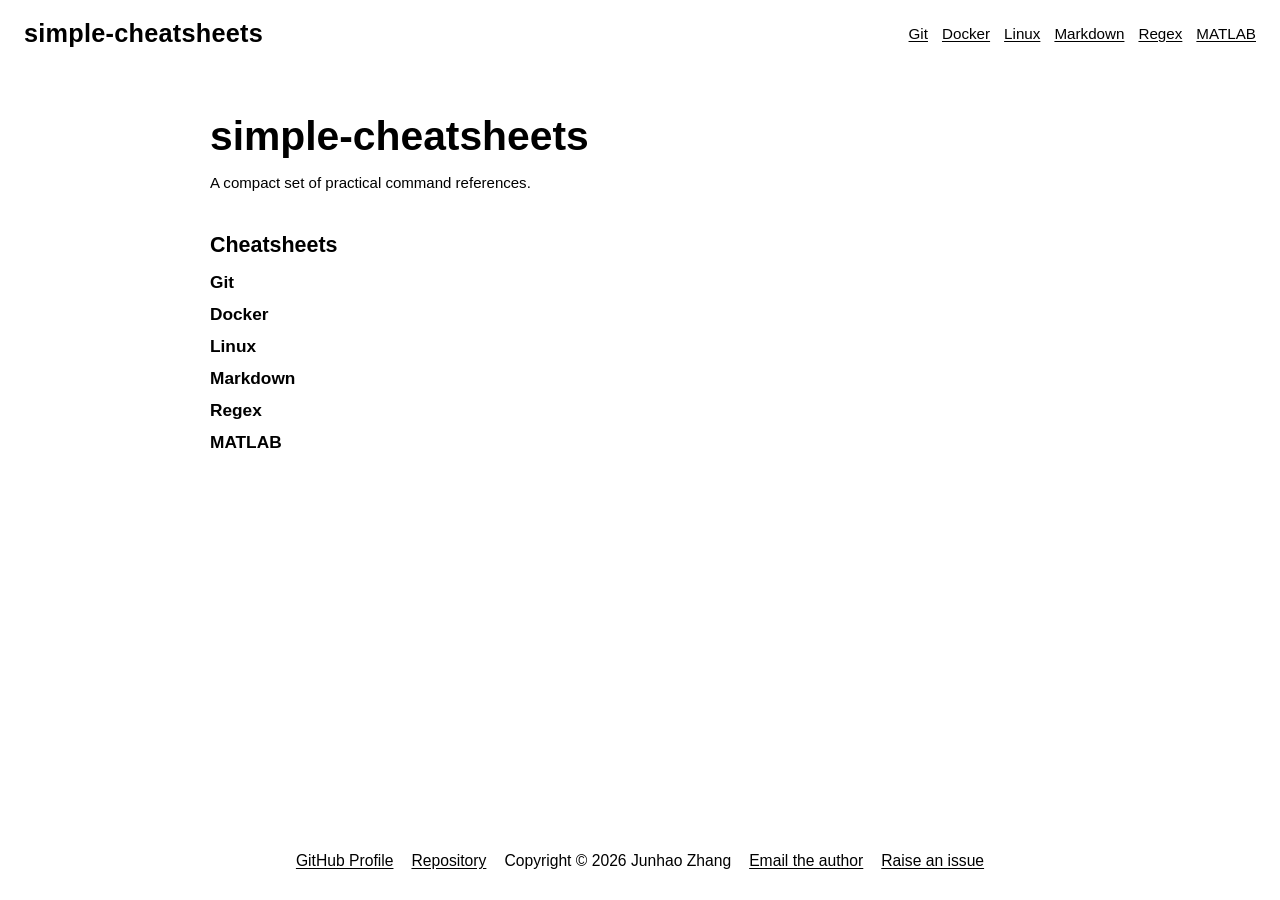
<file: index.html>
<!DOCTYPE html>
<html lang="zh-CN">
<head>
  <meta charset="UTF-8">
  <meta name="viewport" content="width=device-width, initial-scale=1.0">
  <title>Simple Cheatsheets</title>
  <link rel="icon" type="image/svg+xml" href="favicon.svg">
  <link rel="stylesheet" href="styles.css">
</head>
<body class="home-page" data-root="./">
  <header class="topbar">
    <a class="brand" href="./">simple-cheatsheets</a>
    <nav id="home-top-nav" aria-label="Global navigation"></nav>
  </header>

  <main class="home-content">
    <section class="home-hero" id="homepage">
      <h1>simple-cheatsheets</h1>
      <p>A compact set of practical command references.</p>
    </section>

    <section class="home-section" aria-labelledby="home-nav-title">
      <h2 id="home-nav-title">Cheatsheets</h2>
      <nav id="home-topic-nav" class="topic-list" aria-label="Homepage cheatsheet navigation"></nav>
    </section>
  </main>

  <footer id="home-footer" class="footer footer-home"></footer>

  <script src="scripts/modules.js?v=20260421e"></script>
  <script src="data/common.js?v=20260421e"></script>
  <script src="scripts/cheatsheet-renderers.js?v=20260421e"></script>
  <script src="scripts/runtime-validation.js?v=20260421e"></script>
  <script src="scripts/release-info.js?v=20260421e"></script>
  <script src="scripts/home-renderer.js?v=20260421e"></script>
</body>
</html>
</file>
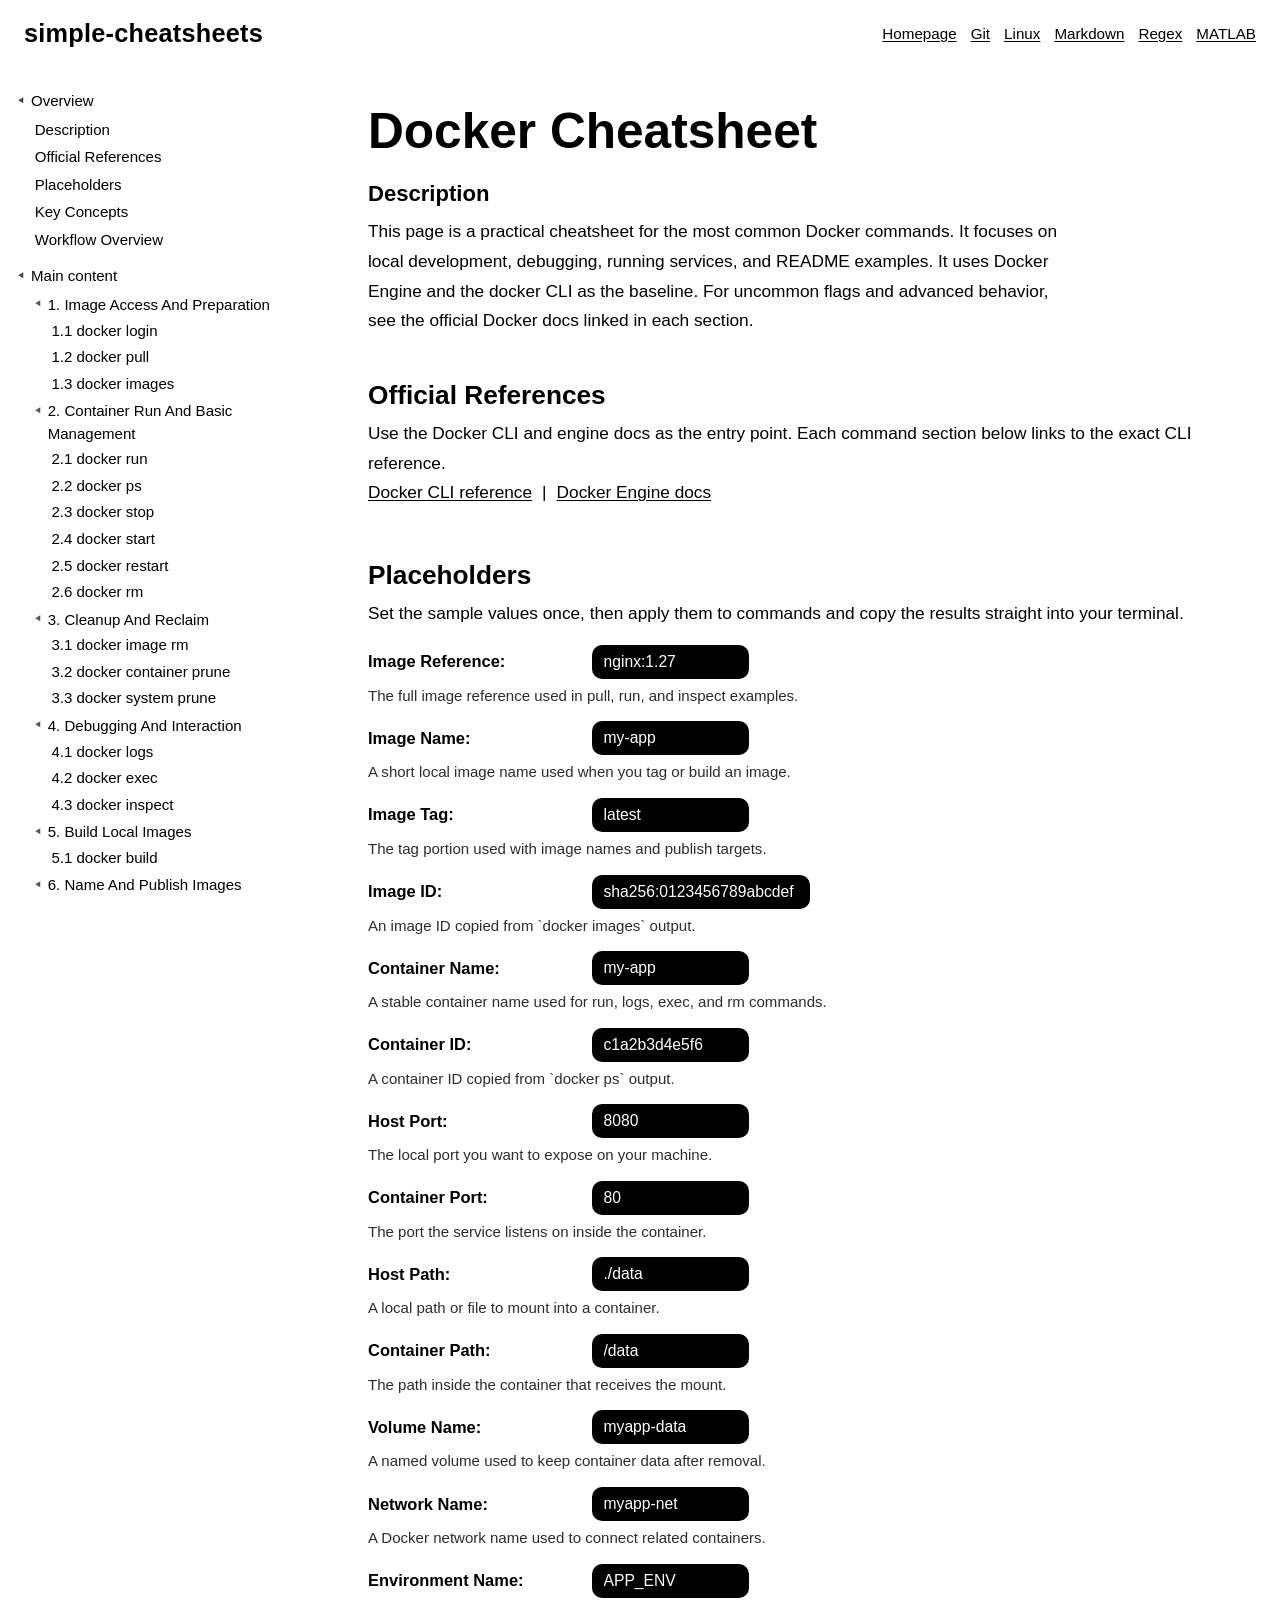
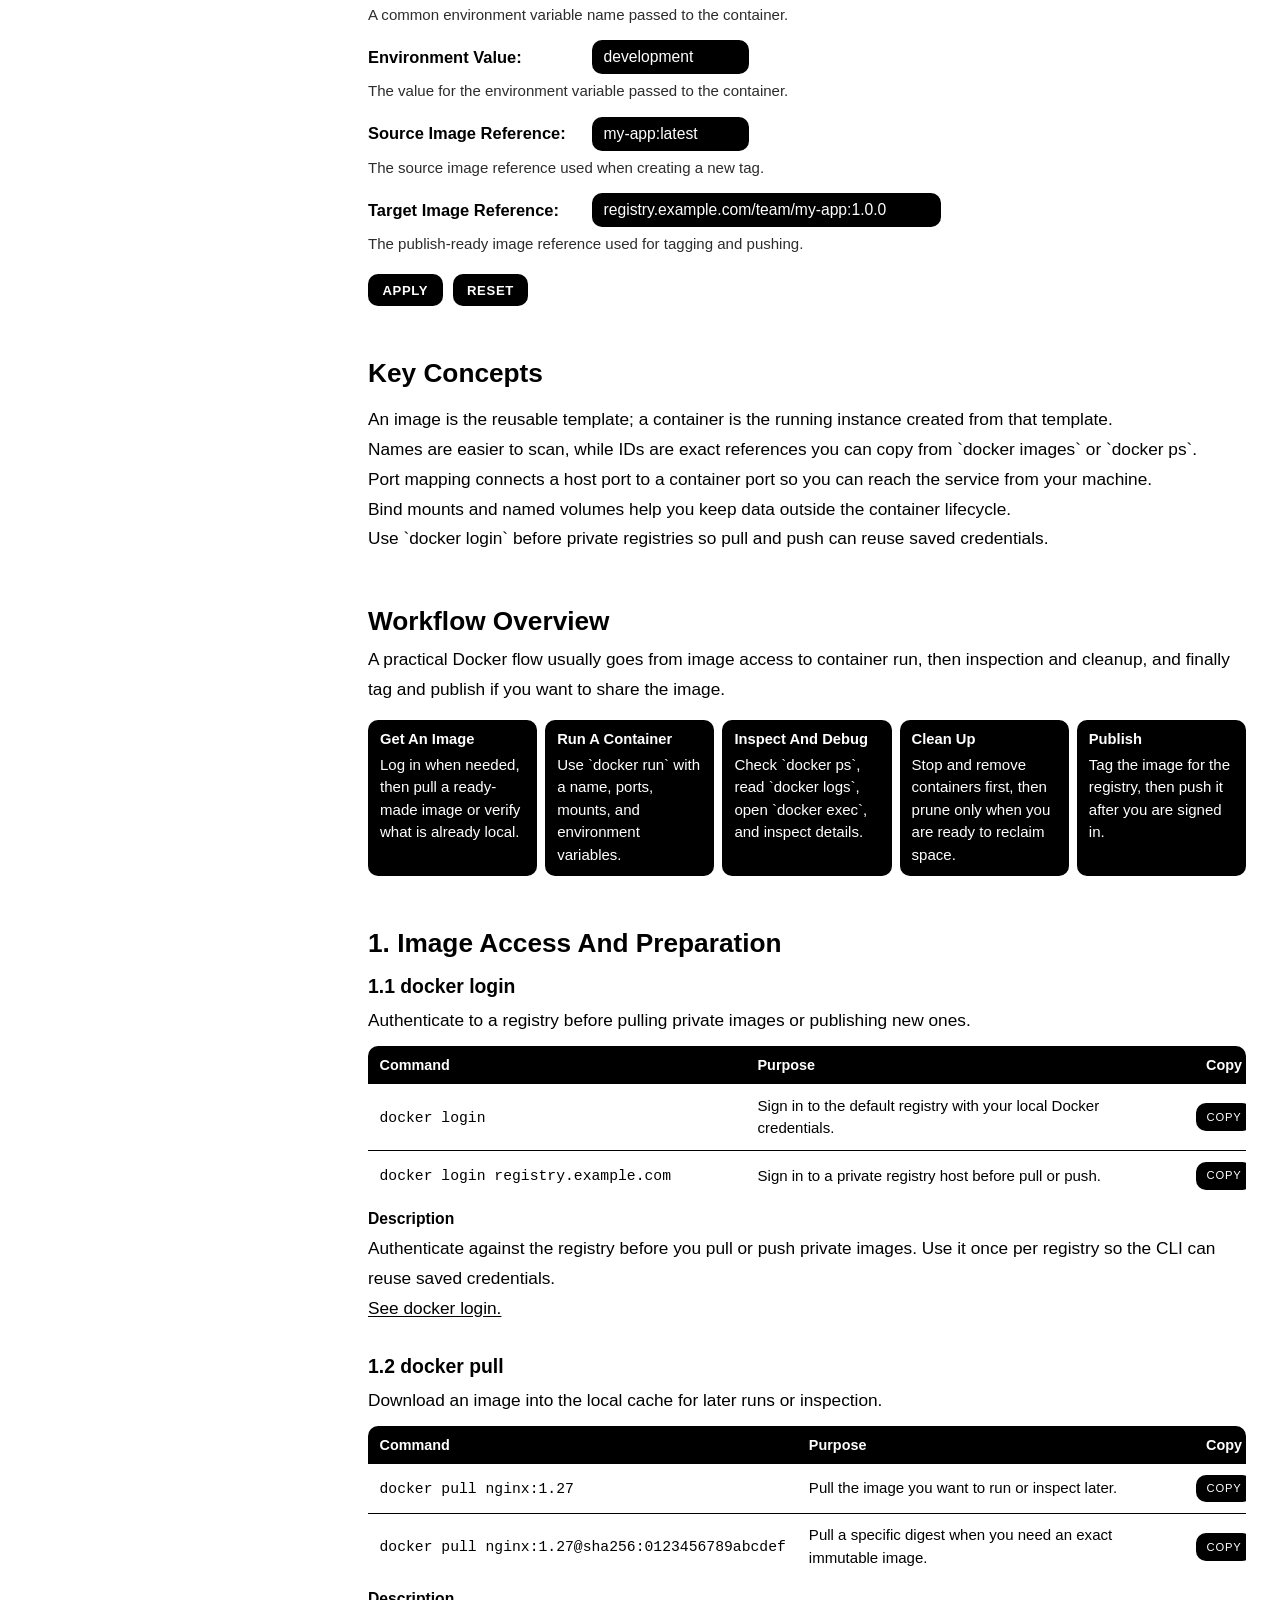
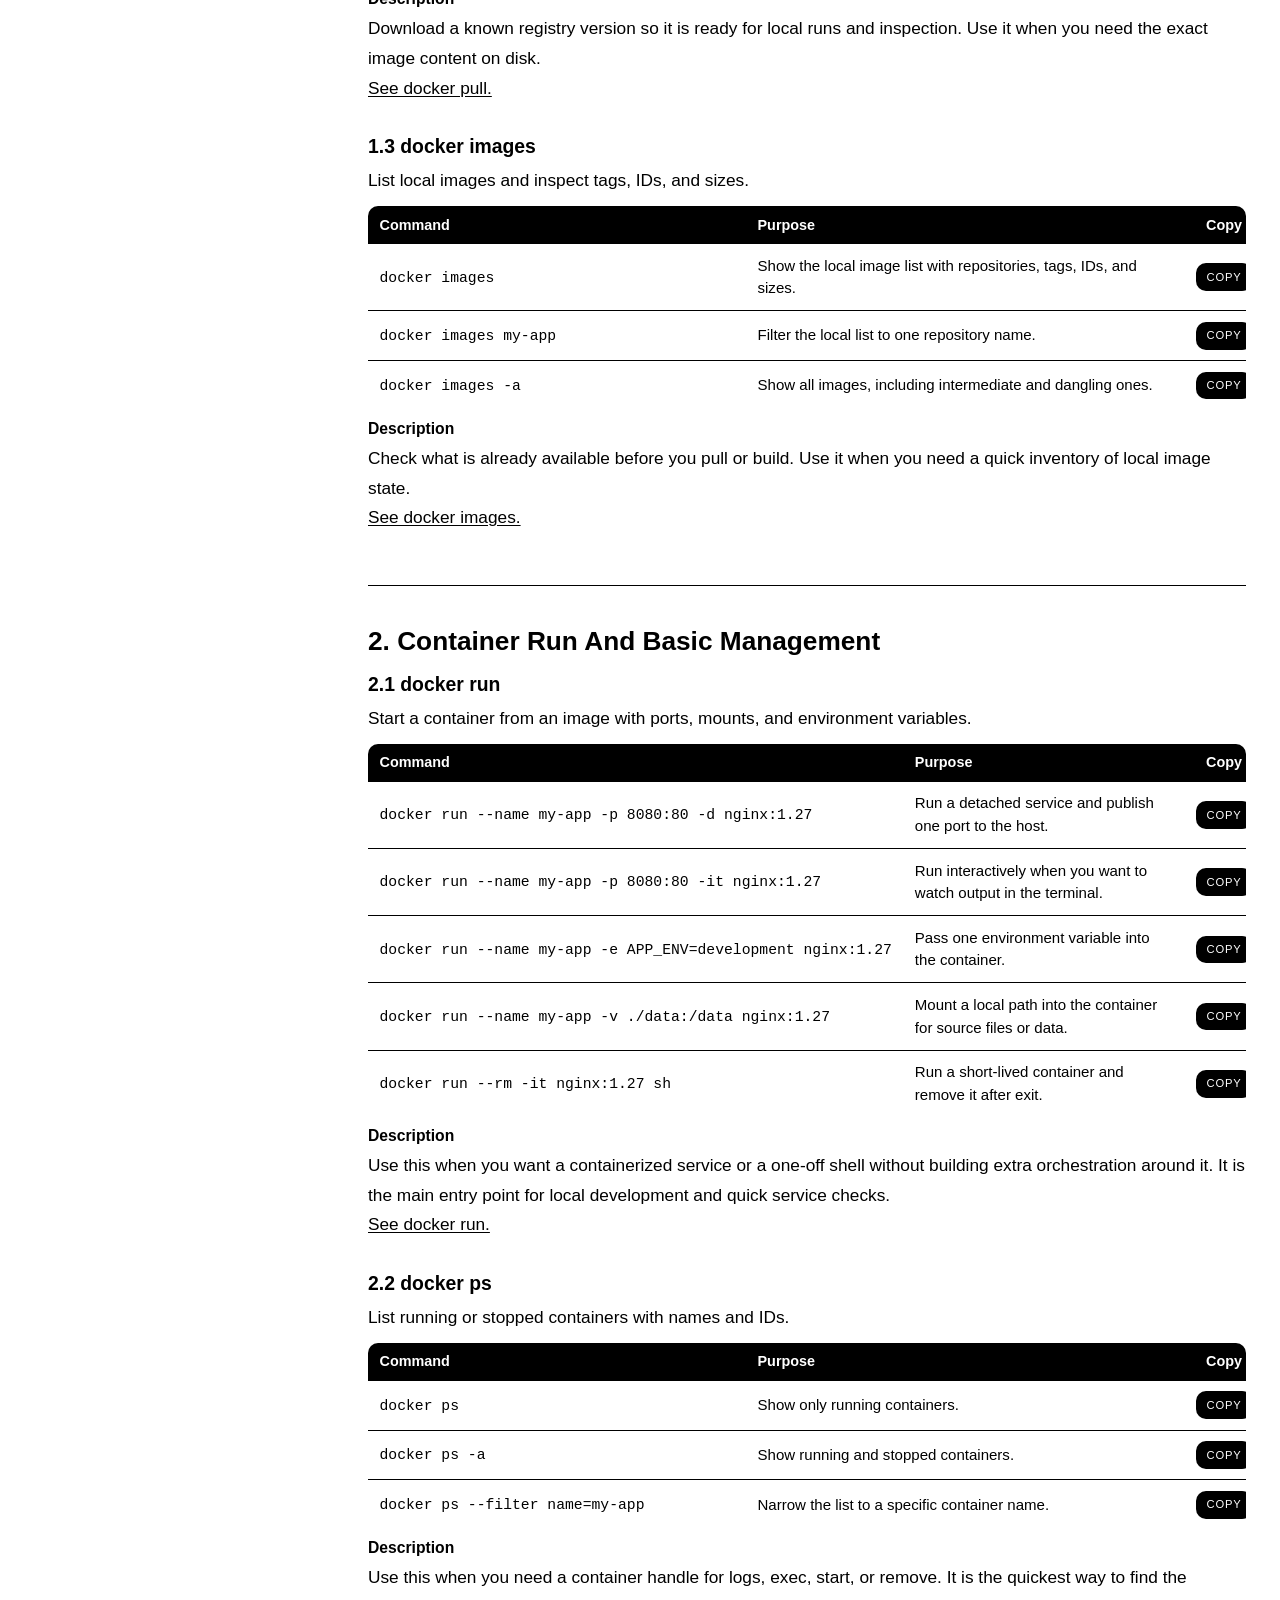
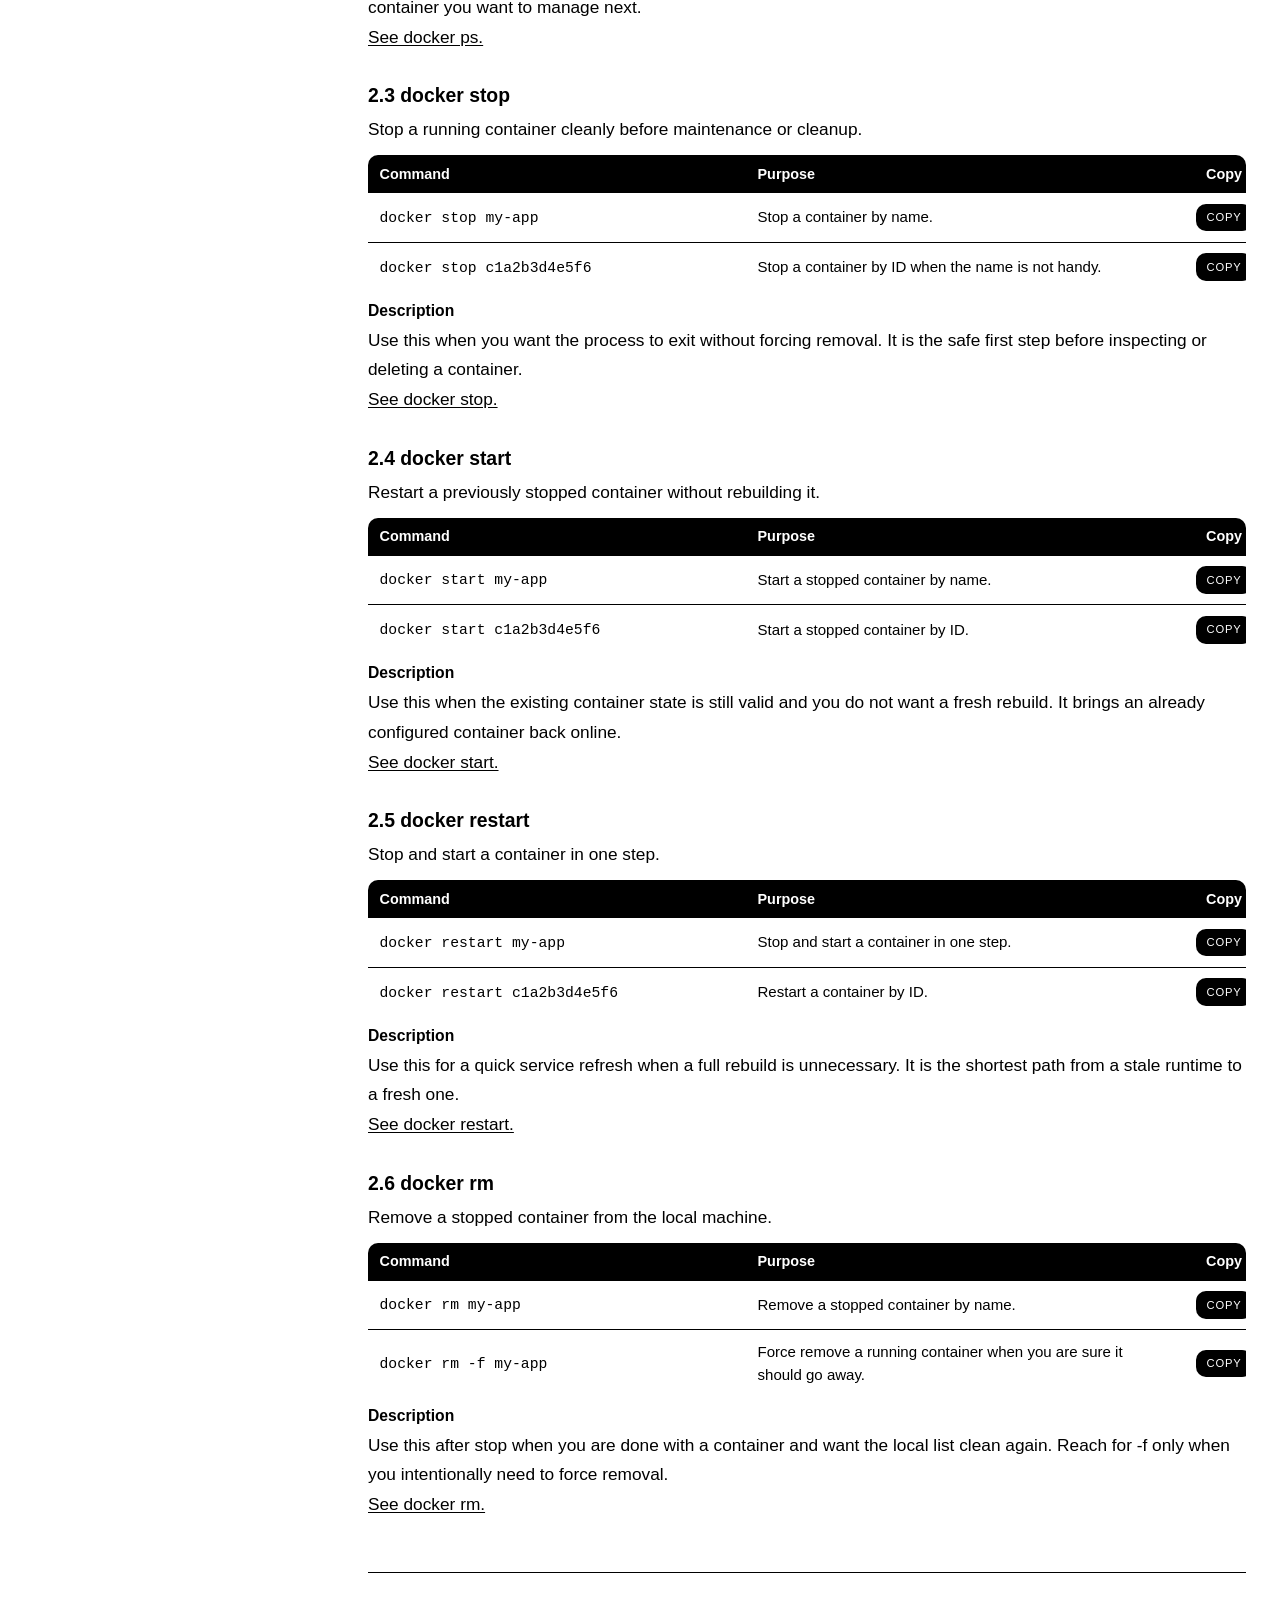
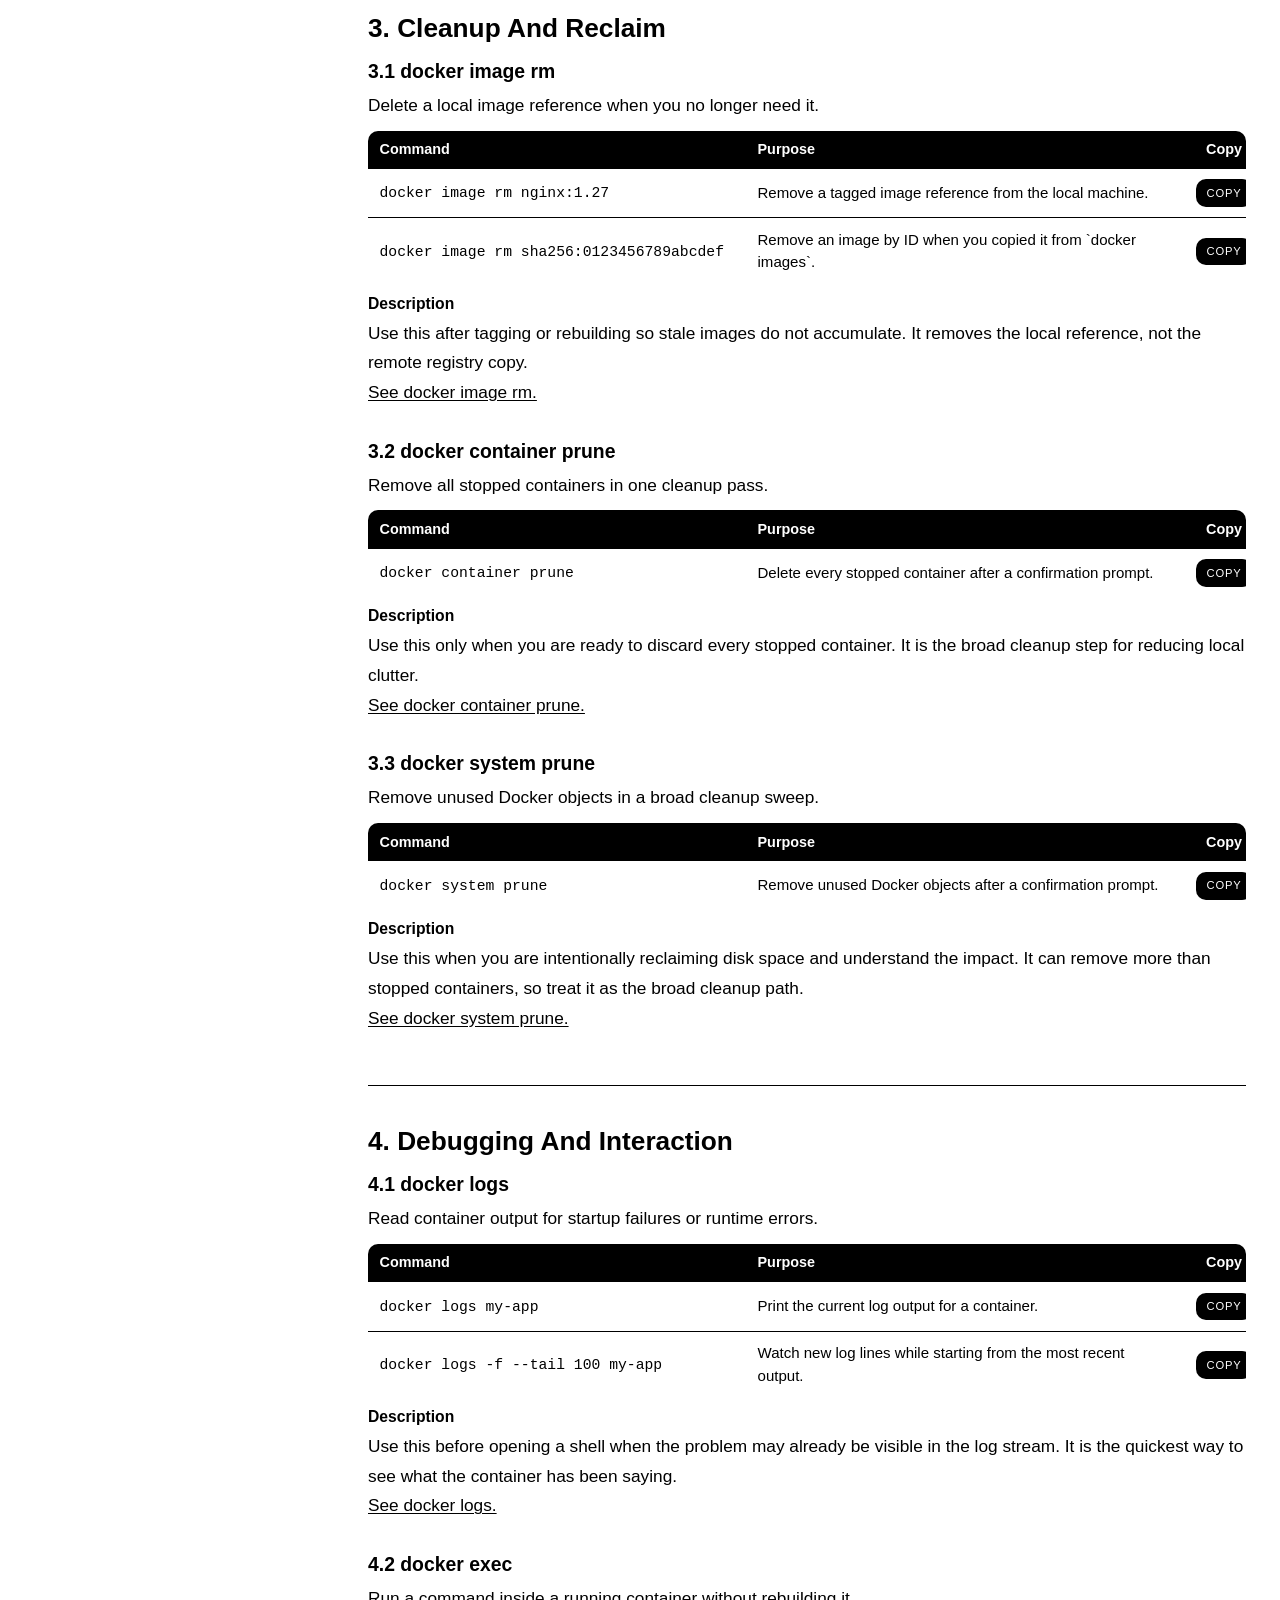
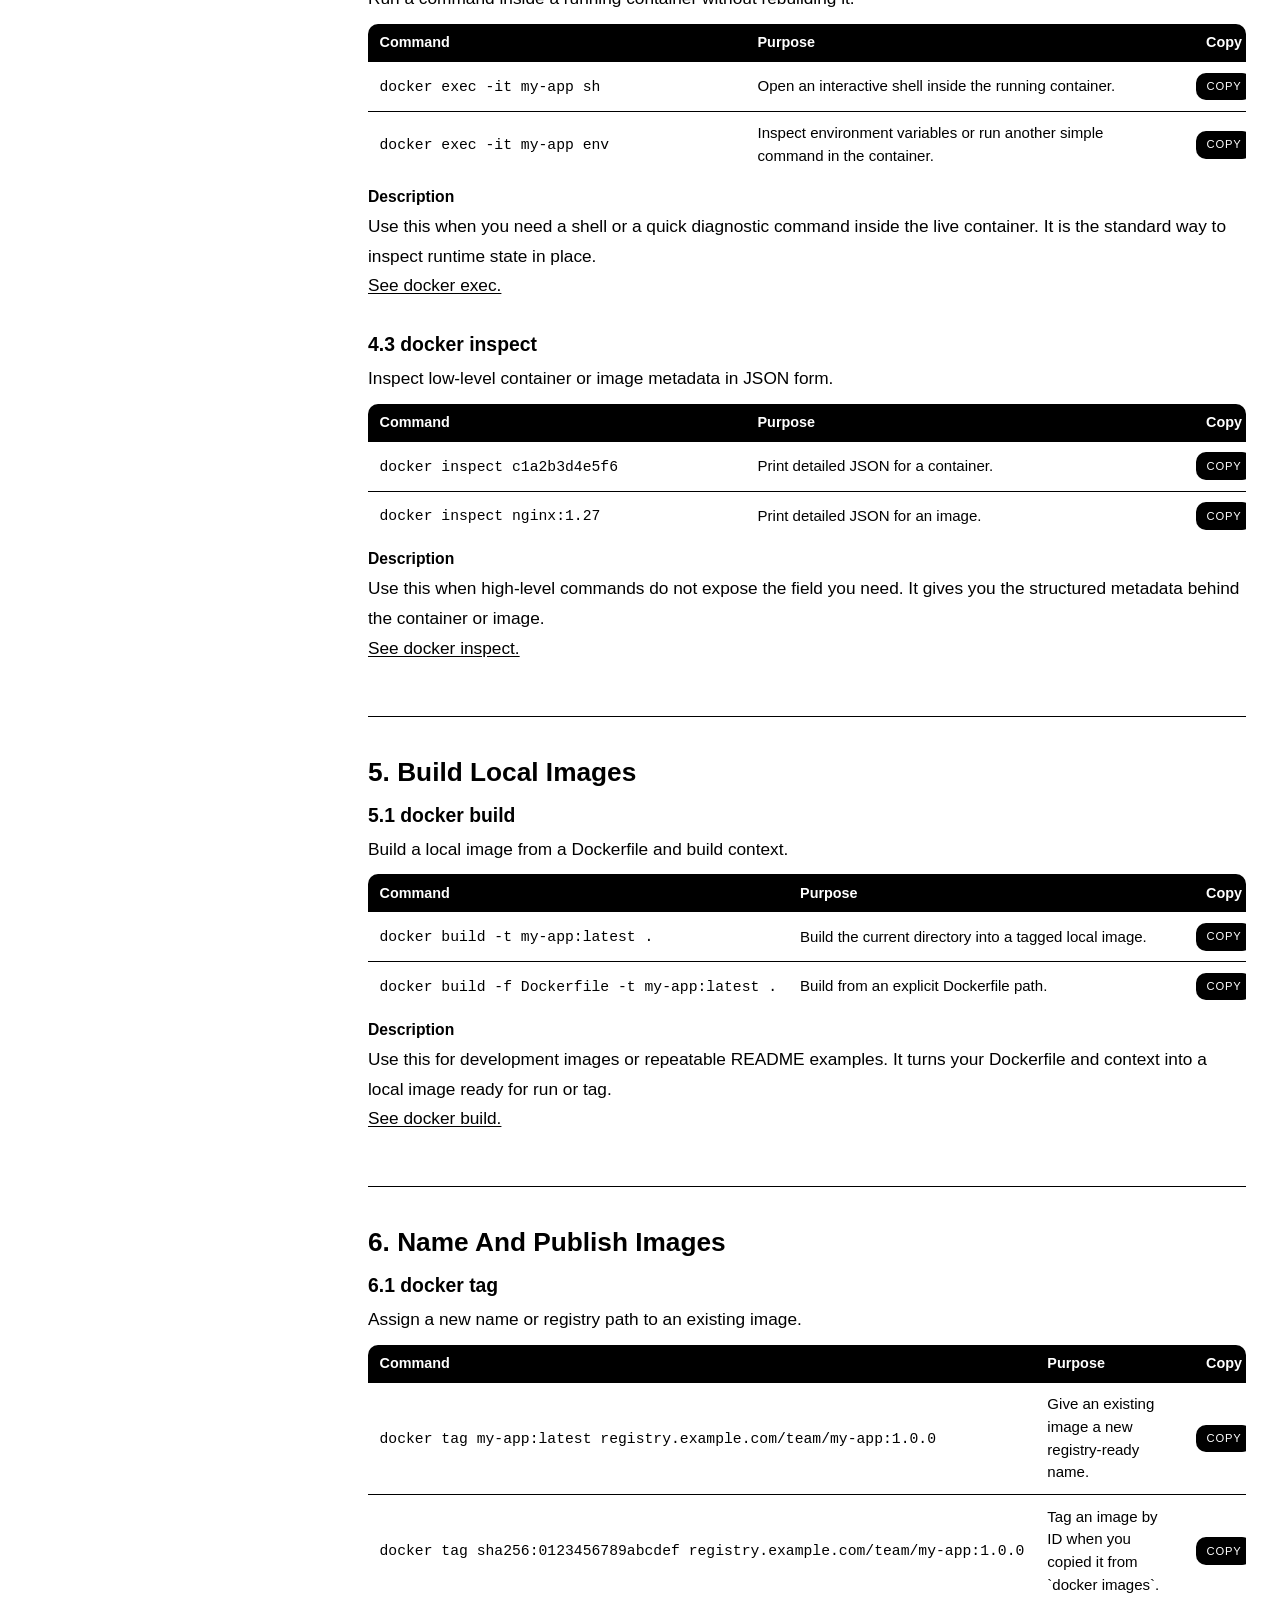
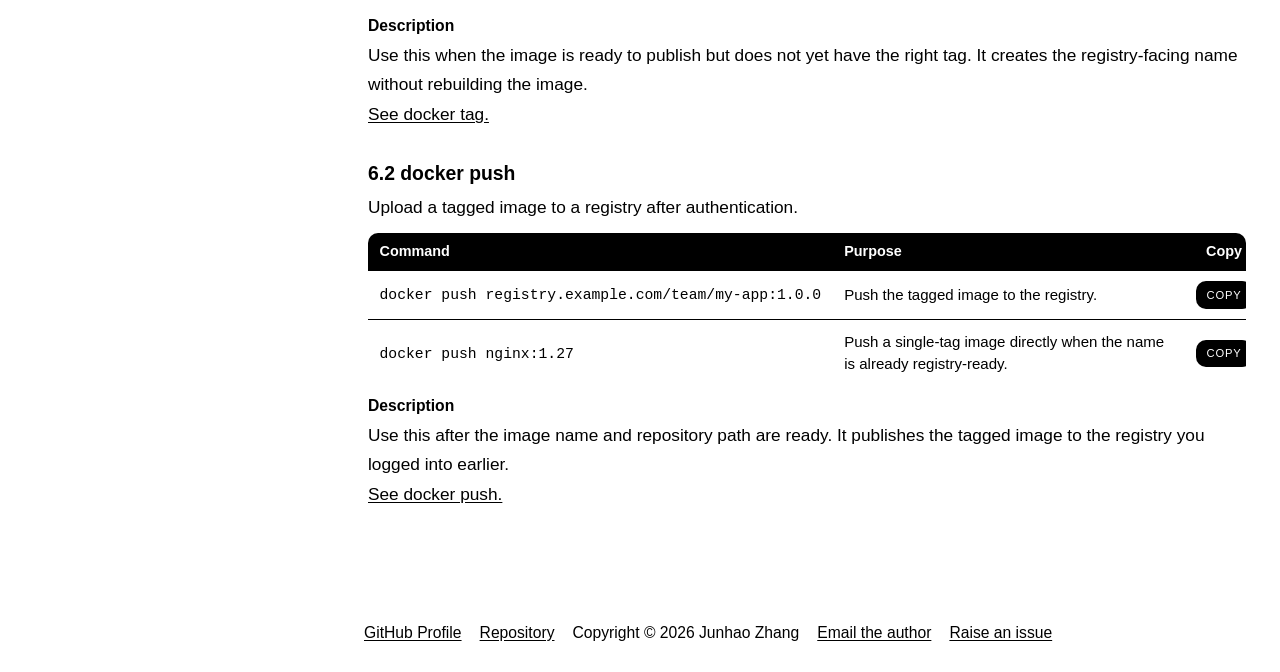
<file: docker/index.html>
<!-- AUTO-GENERATED FROM templates/module-entry.html; DO NOT EDIT MANUALLY -->
<!DOCTYPE html>
<html lang="zh-CN">
<head>
  <meta charset="UTF-8">
  <meta name="viewport" content="width=device-width, initial-scale=1.0">
  <title>Docker Cheatsheet - Simple Cheatsheets</title>
  <link rel="icon" type="image/svg+xml" href="../favicon.svg">
  <link rel="stylesheet" href="../styles.css?v=20260421e">
</head>
<body class="cheatsheet-page" data-root="../" data-module="docker" data-page-src="../data/pages/docker/index.js?v=20260421e">
  <script src="../scripts/cheatsheet-shell.js?v=20260421e"></script>
  <script src="../scripts/modules.js?v=20260421e"></script>
  <script src="../scripts/runtime-validation.js?v=20260421e"></script>
  <script src="../scripts/release-info.js?v=20260421e"></script>
  <script src="../data/common.js?v=20260421e"></script>
  <script src="../data/pages/docker/index.js?v=20260421e" onerror="window.CHEATSHEET_PAGE_LOAD_ERROR='failed to load ../data/pages/docker/index.js?v=20260421e';window.CHEATSHEET=window.CHEATSHEET||{};window.CHEATSHEET.pageLoadError=window.CHEATSHEET_PAGE_LOAD_ERROR"></script>
  <script src="../scripts/cheatsheet-renderers.js?v=20260421e"></script>
  <script src="../scripts/sidebar-shell.js?v=20260421e"></script>
  <script src="../scripts/template-page.js?v=20260421e"></script>
  <script src="../scripts/cheatsheet-renderer.js?v=20260421e"></script>
</body>
</html>
</file>
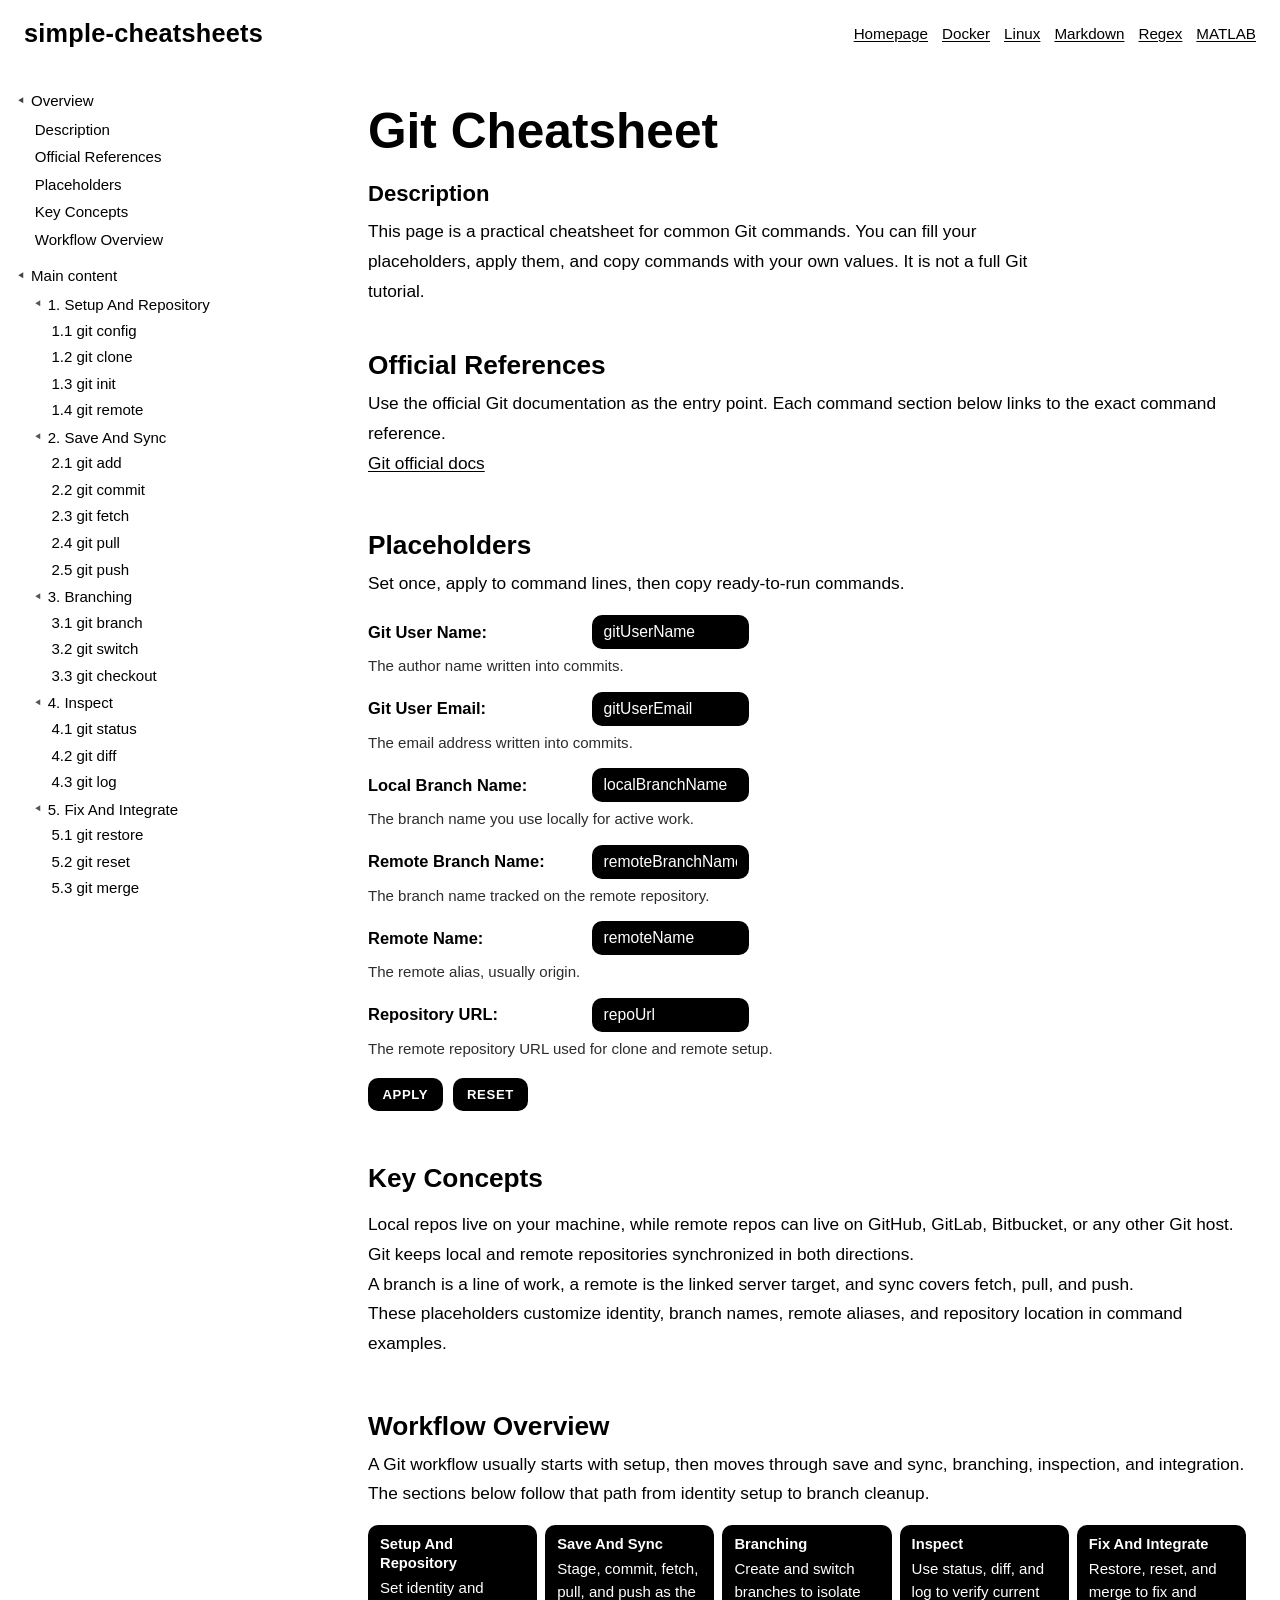
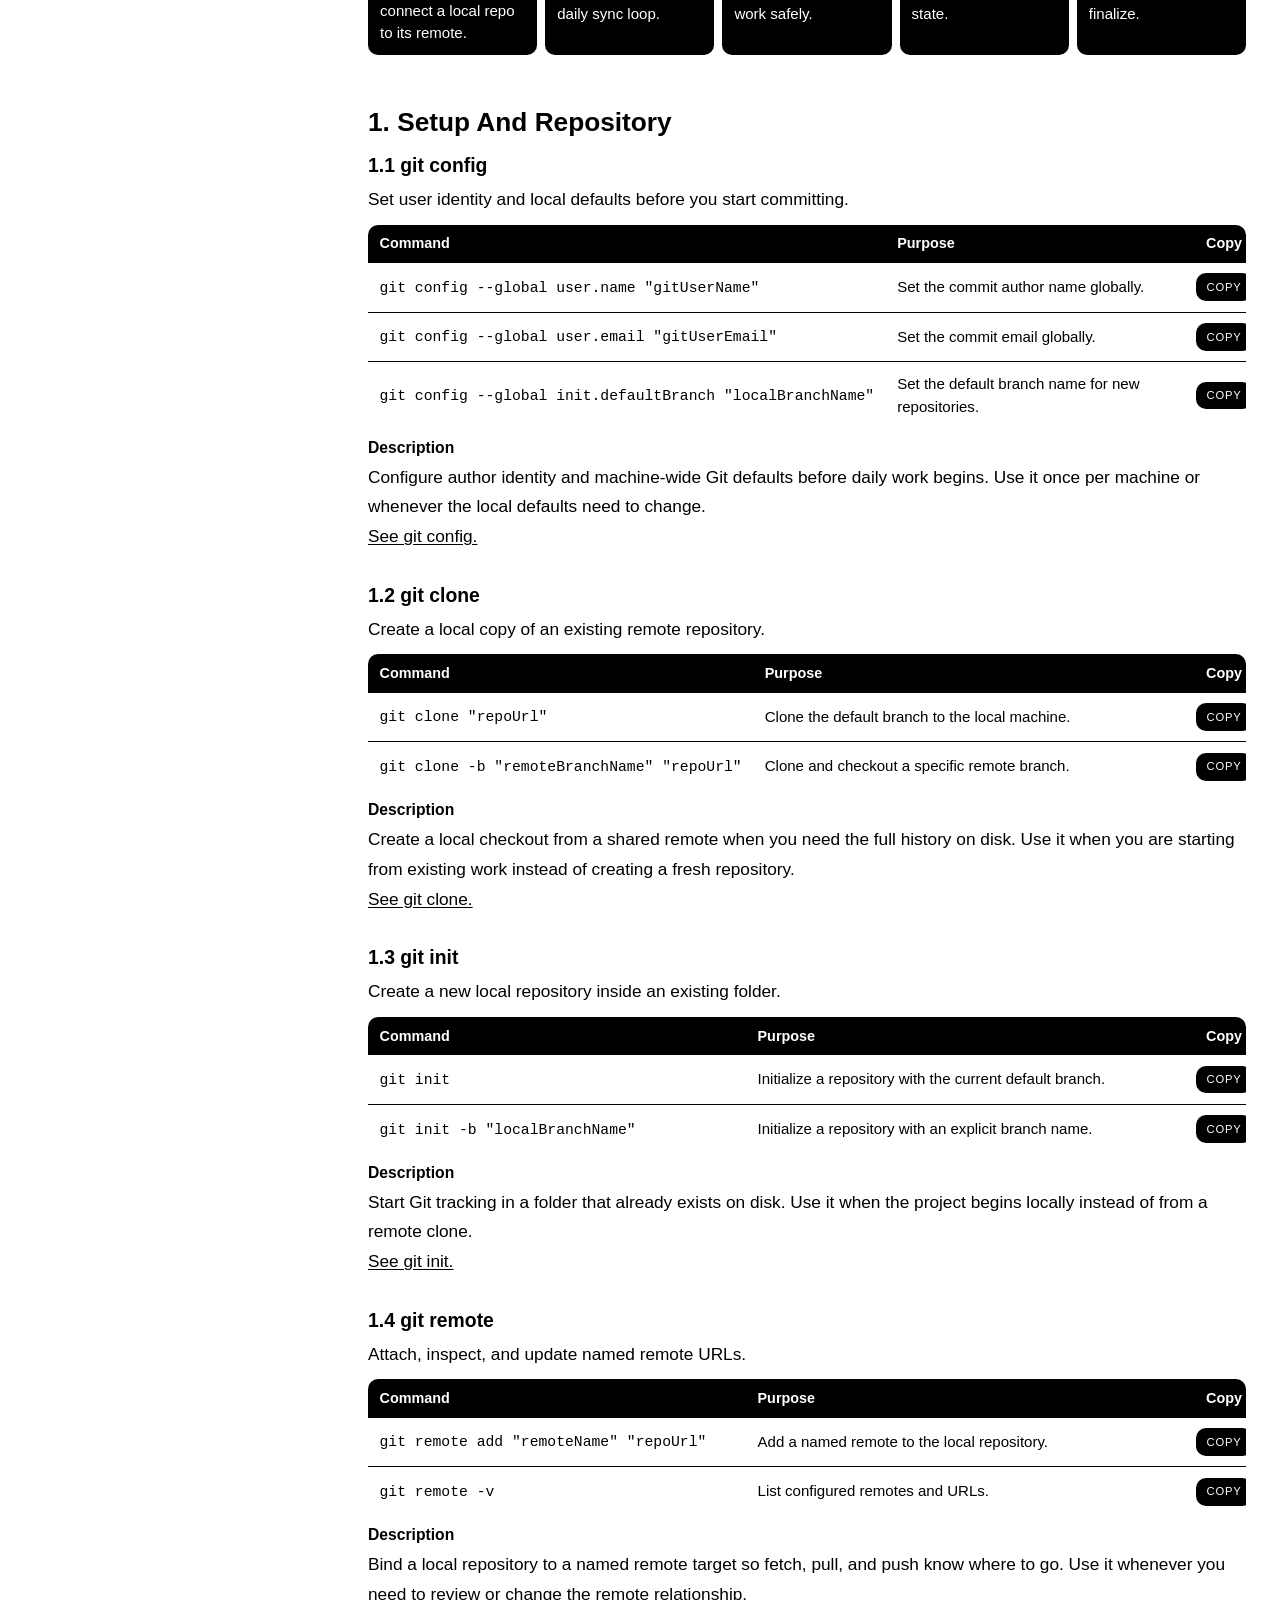
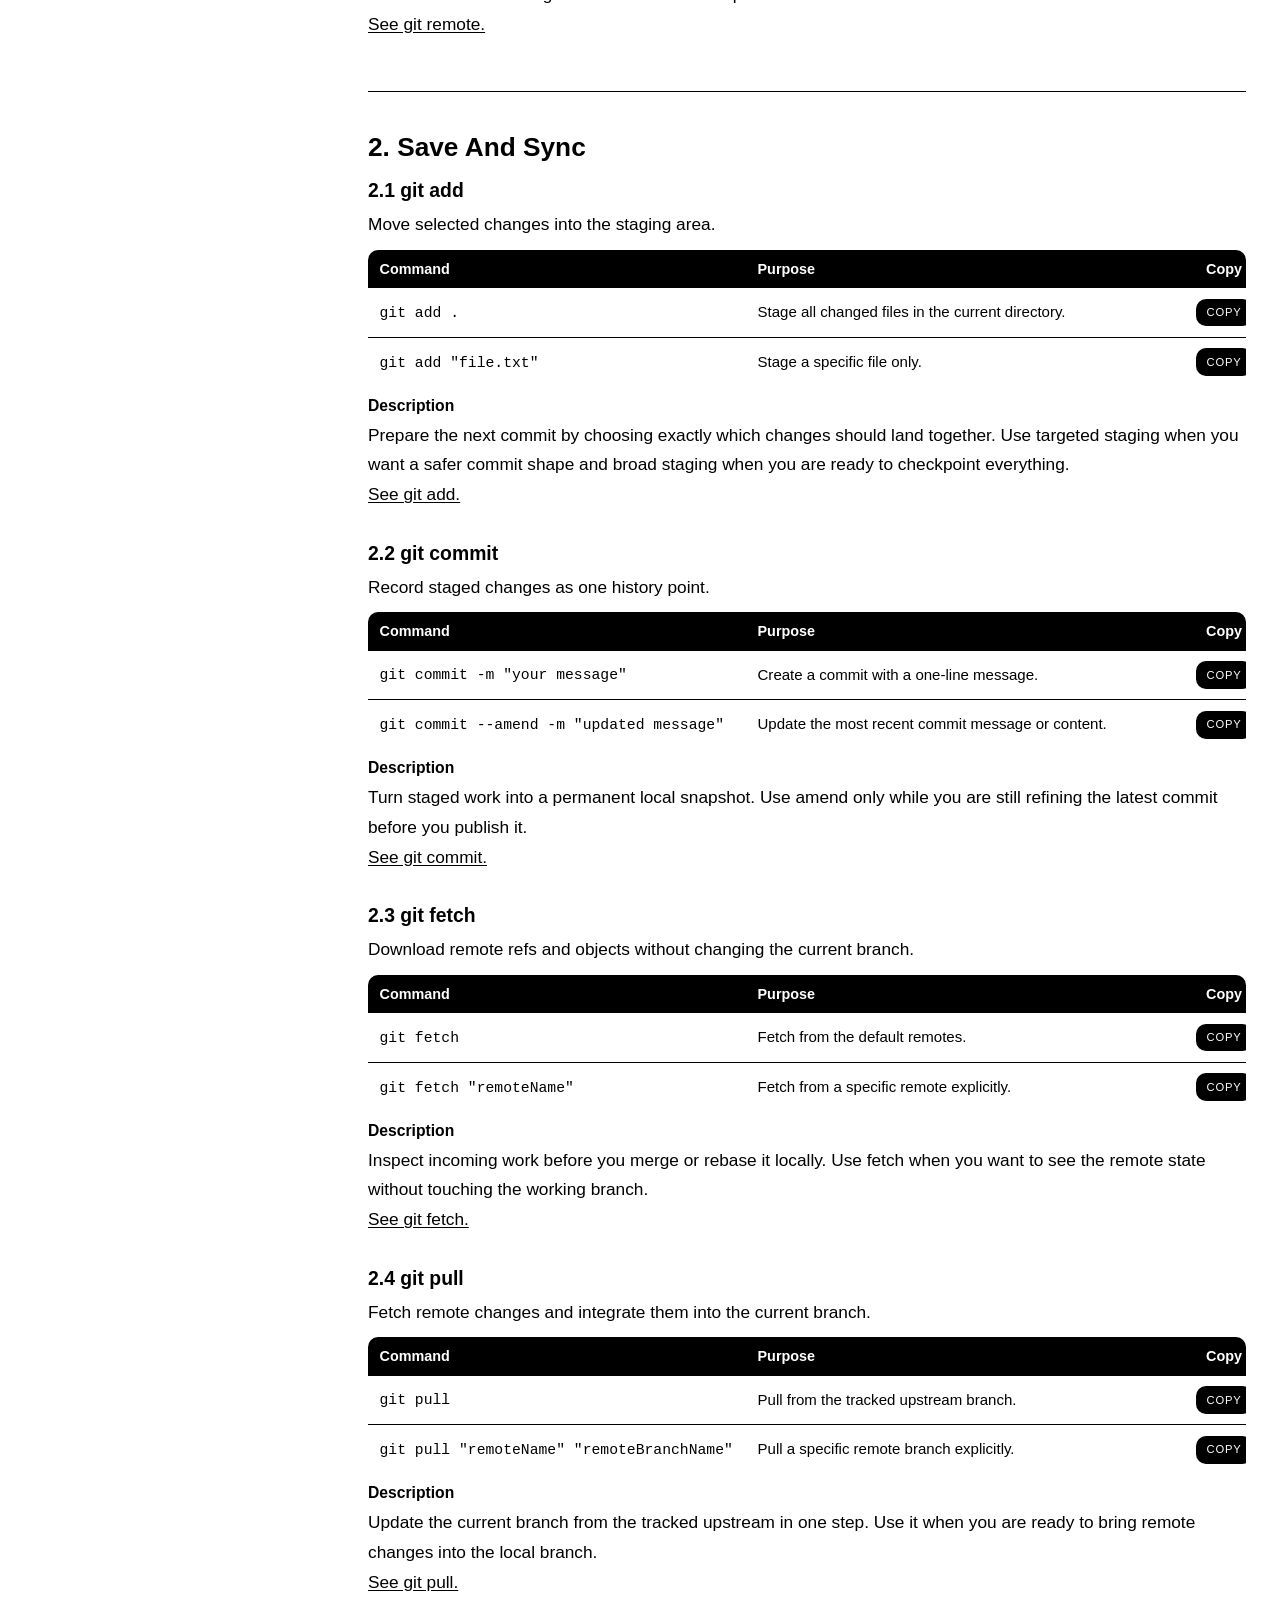
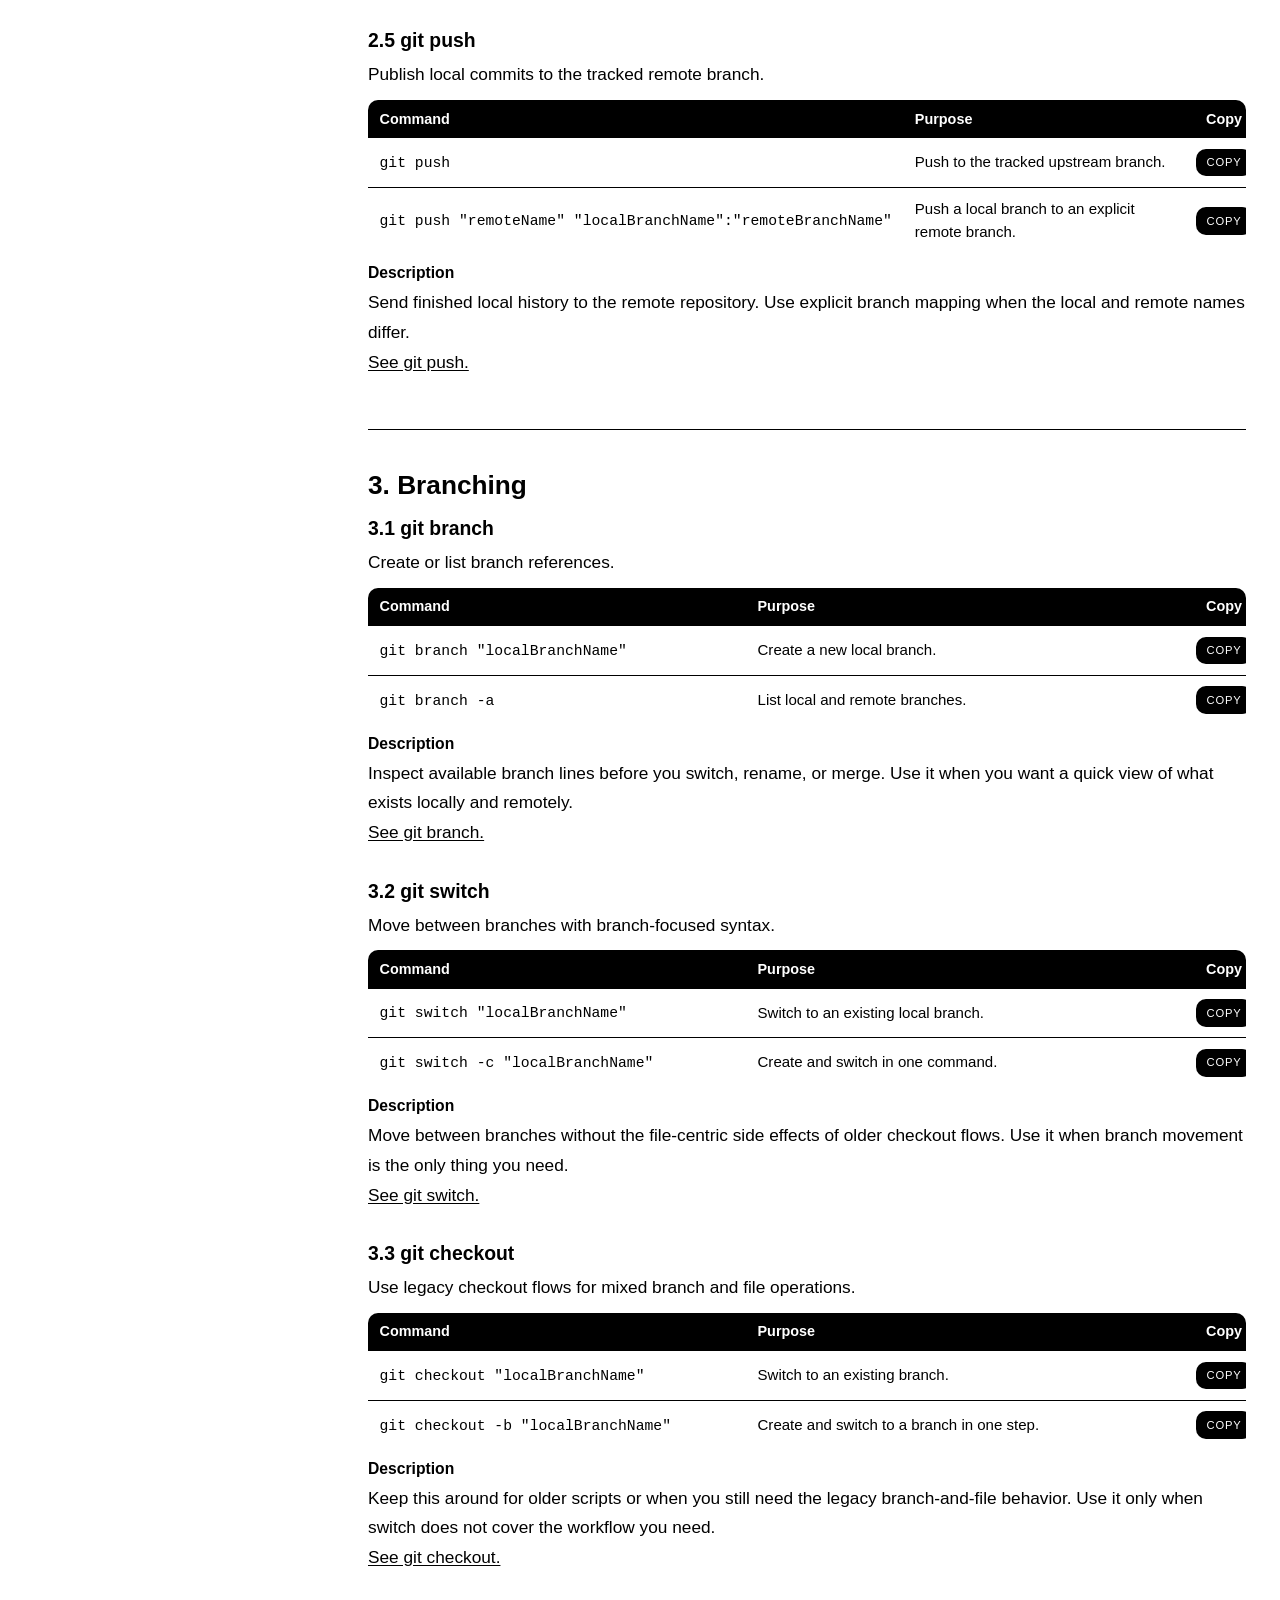
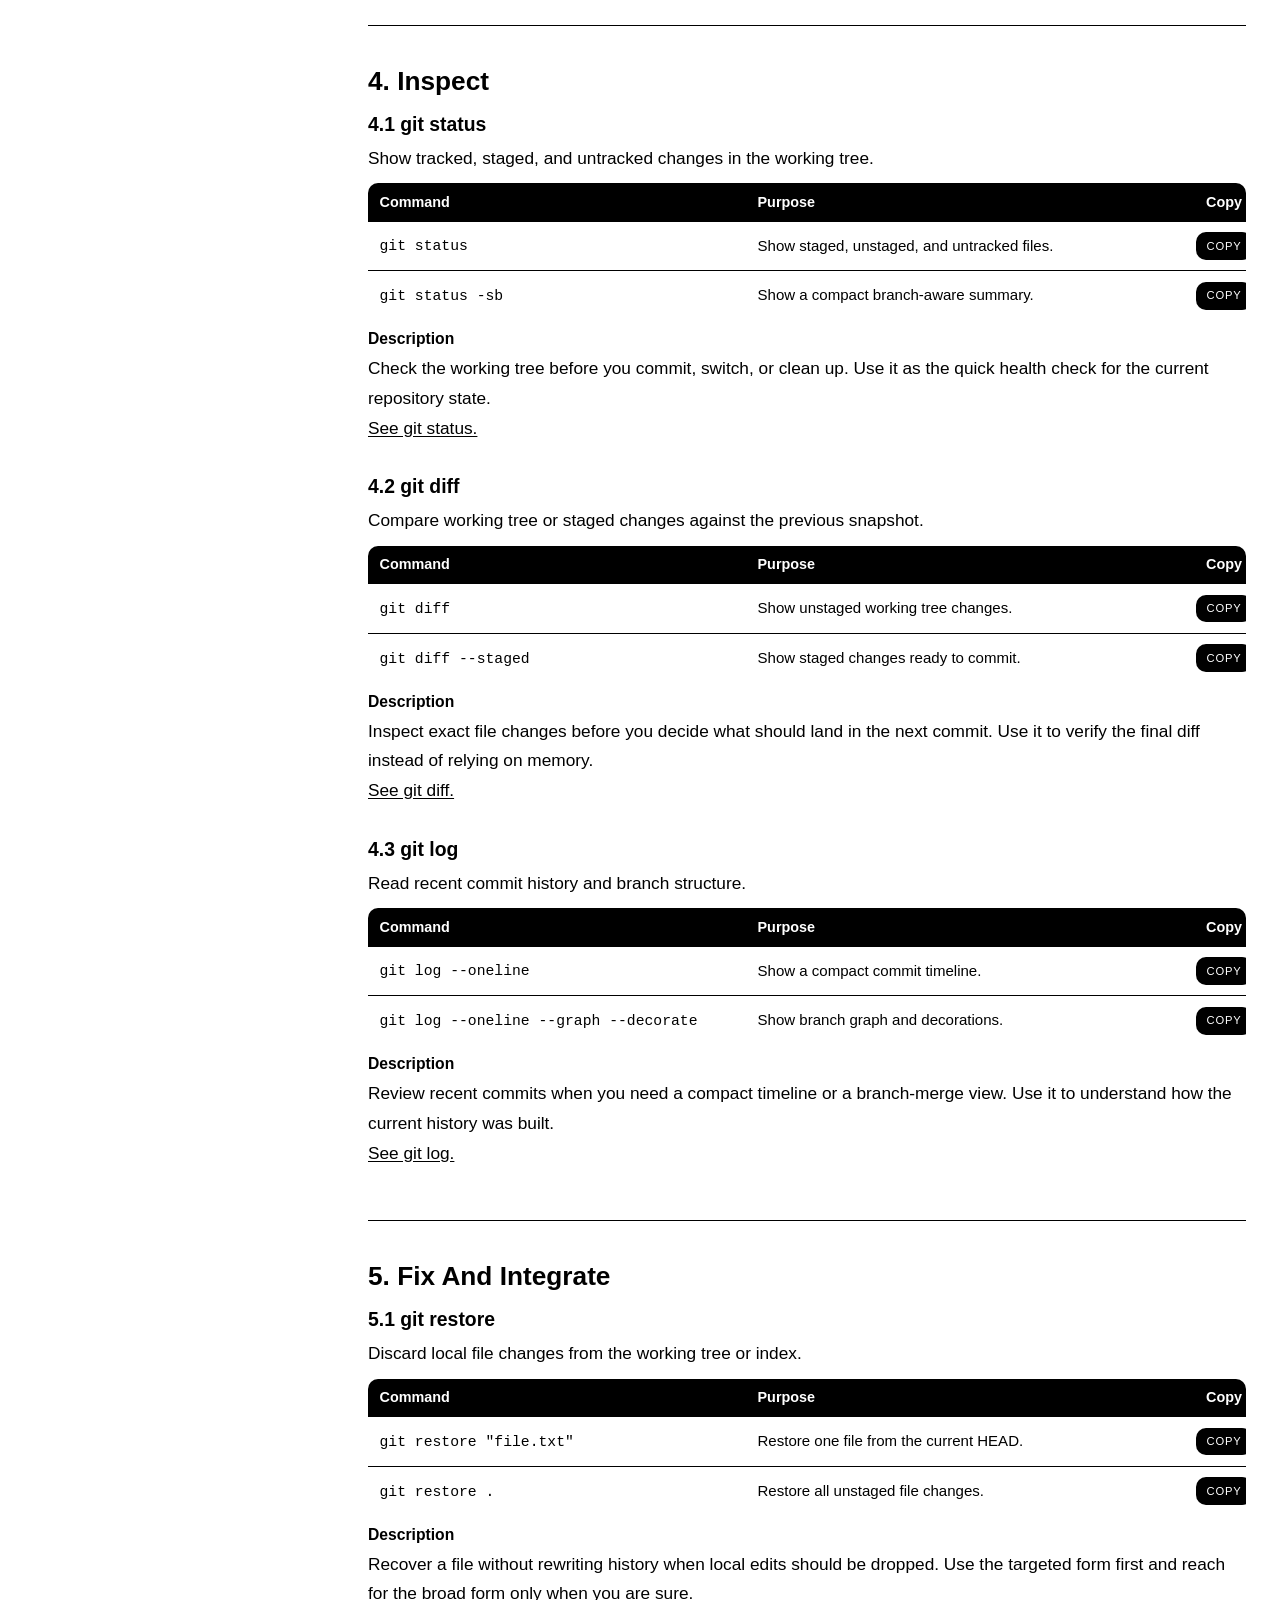
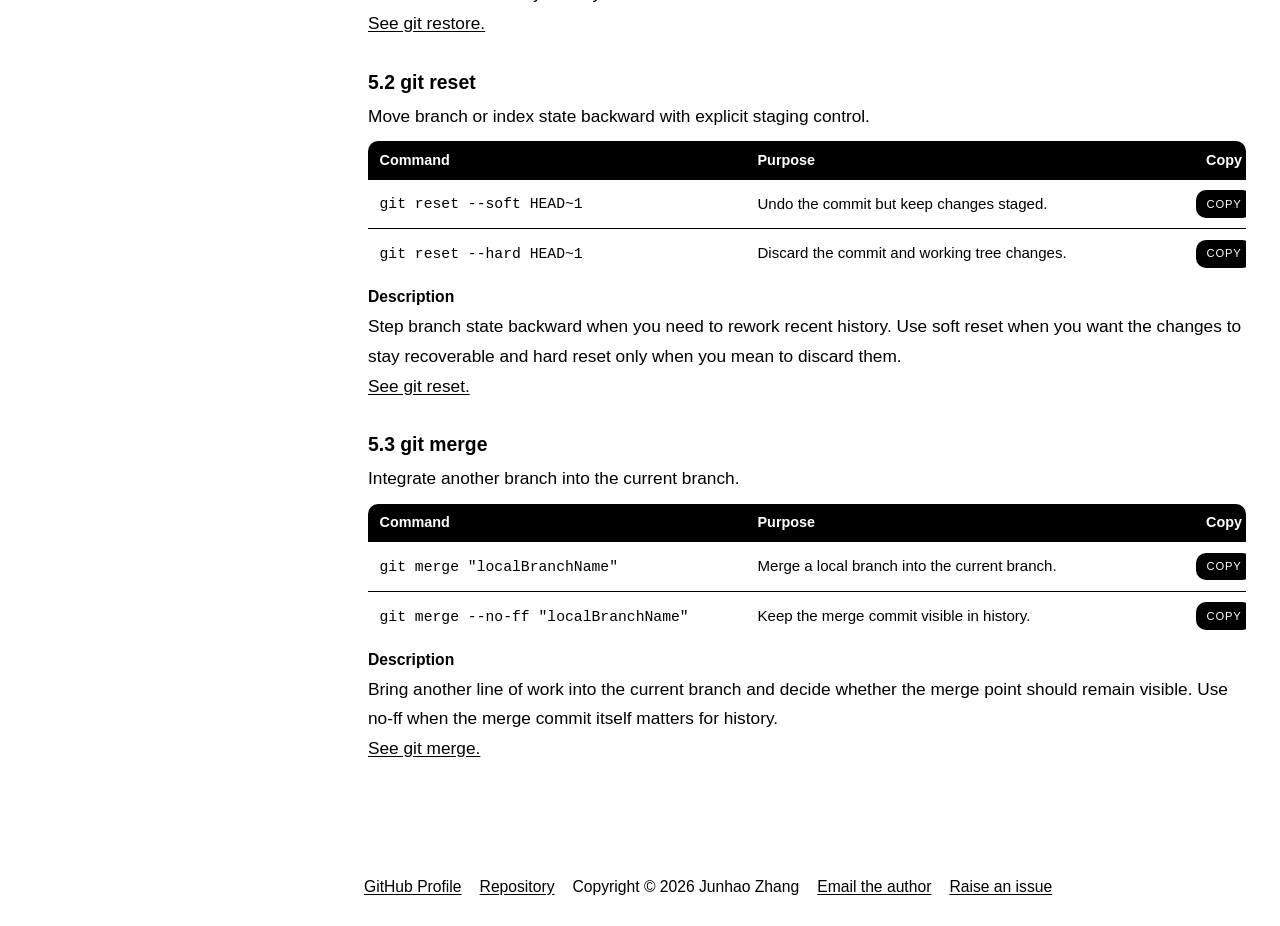
<file: git/index.html>
<!-- AUTO-GENERATED FROM templates/module-entry.html; DO NOT EDIT MANUALLY -->
<!DOCTYPE html>
<html lang="zh-CN">
<head>
  <meta charset="UTF-8">
  <meta name="viewport" content="width=device-width, initial-scale=1.0">
  <title>Git Cheatsheet - Simple Cheatsheets</title>
  <link rel="icon" type="image/svg+xml" href="../favicon.svg">
  <link rel="stylesheet" href="../styles.css?v=20260421e">
</head>
<body class="cheatsheet-page" data-root="../" data-module="git" data-page-src="../data/pages/git/index.js?v=20260421e">
  <script src="../scripts/cheatsheet-shell.js?v=20260421e"></script>
  <script src="../scripts/modules.js?v=20260421e"></script>
  <script src="../scripts/runtime-validation.js?v=20260421e"></script>
  <script src="../scripts/release-info.js?v=20260421e"></script>
  <script src="../data/common.js?v=20260421e"></script>
  <script src="../data/pages/git/index.js?v=20260421e" onerror="window.CHEATSHEET_PAGE_LOAD_ERROR='failed to load ../data/pages/git/index.js?v=20260421e';window.CHEATSHEET=window.CHEATSHEET||{};window.CHEATSHEET.pageLoadError=window.CHEATSHEET_PAGE_LOAD_ERROR"></script>
  <script src="../scripts/cheatsheet-renderers.js?v=20260421e"></script>
  <script src="../scripts/sidebar-shell.js?v=20260421e"></script>
  <script src="../scripts/template-page.js?v=20260421e"></script>
  <script src="../scripts/cheatsheet-renderer.js?v=20260421e"></script>
</body>
</html>
</file>
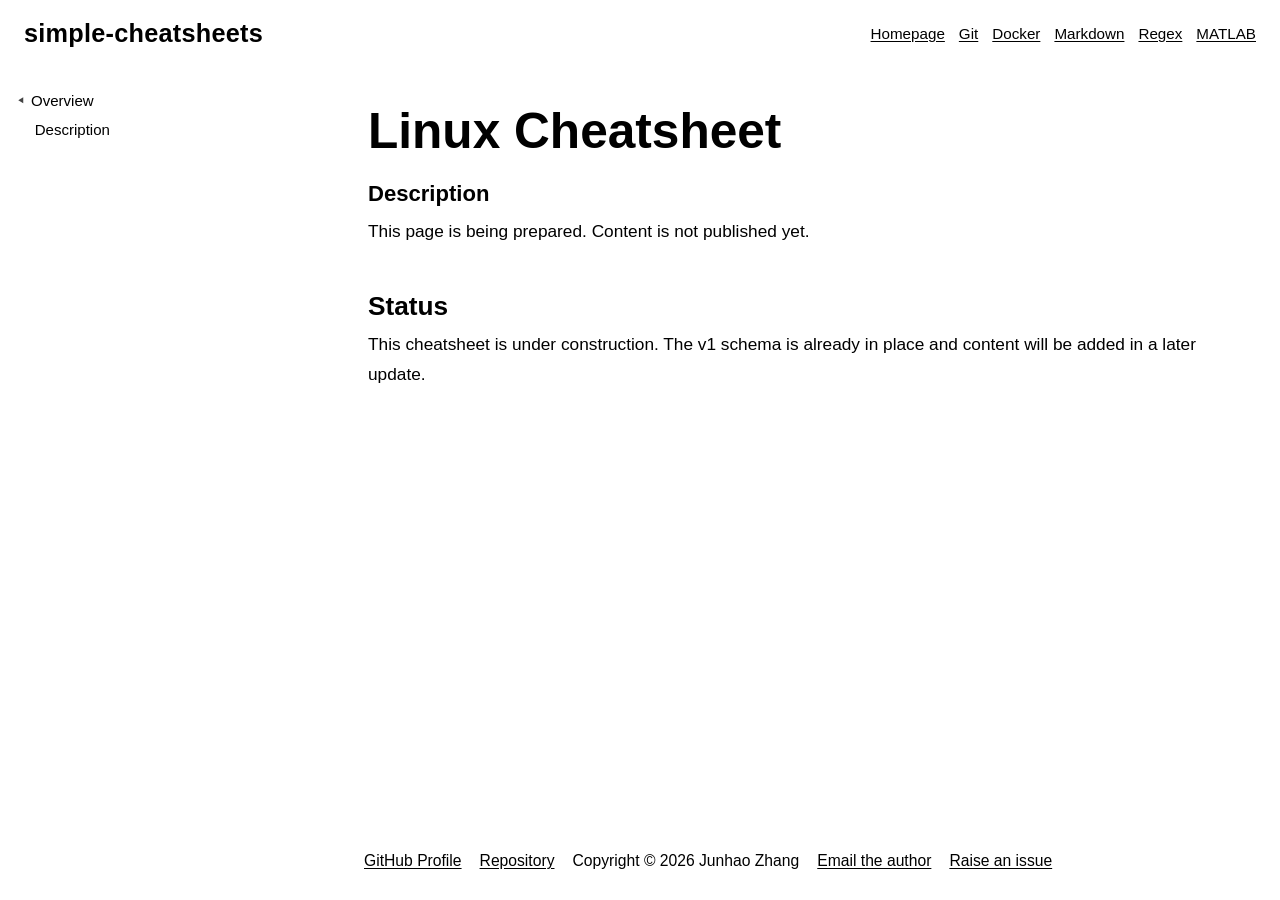
<file: linux/index.html>
<!-- AUTO-GENERATED FROM templates/module-entry.html; DO NOT EDIT MANUALLY -->
<!DOCTYPE html>
<html lang="zh-CN">
<head>
  <meta charset="UTF-8">
  <meta name="viewport" content="width=device-width, initial-scale=1.0">
  <title>Linux Cheatsheet - Simple Cheatsheets</title>
  <link rel="icon" type="image/svg+xml" href="../favicon.svg">
  <link rel="stylesheet" href="../styles.css?v=20260421e">
</head>
<body class="cheatsheet-page" data-root="../" data-module="linux" data-page-src="../data/pages/linux/index.js?v=20260421e">
  <script src="../scripts/cheatsheet-shell.js?v=20260421e"></script>
  <script src="../scripts/modules.js?v=20260421e"></script>
  <script src="../scripts/runtime-validation.js?v=20260421e"></script>
  <script src="../scripts/release-info.js?v=20260421e"></script>
  <script src="../data/common.js?v=20260421e"></script>
  <script src="../data/pages/linux/index.js?v=20260421e" onerror="window.CHEATSHEET_PAGE_LOAD_ERROR='failed to load ../data/pages/linux/index.js?v=20260421e';window.CHEATSHEET=window.CHEATSHEET||{};window.CHEATSHEET.pageLoadError=window.CHEATSHEET_PAGE_LOAD_ERROR"></script>
  <script src="../scripts/cheatsheet-renderers.js?v=20260421e"></script>
  <script src="../scripts/sidebar-shell.js?v=20260421e"></script>
  <script src="../scripts/template-page.js?v=20260421e"></script>
  <script src="../scripts/cheatsheet-renderer.js?v=20260421e"></script>
</body>
</html>
</file>
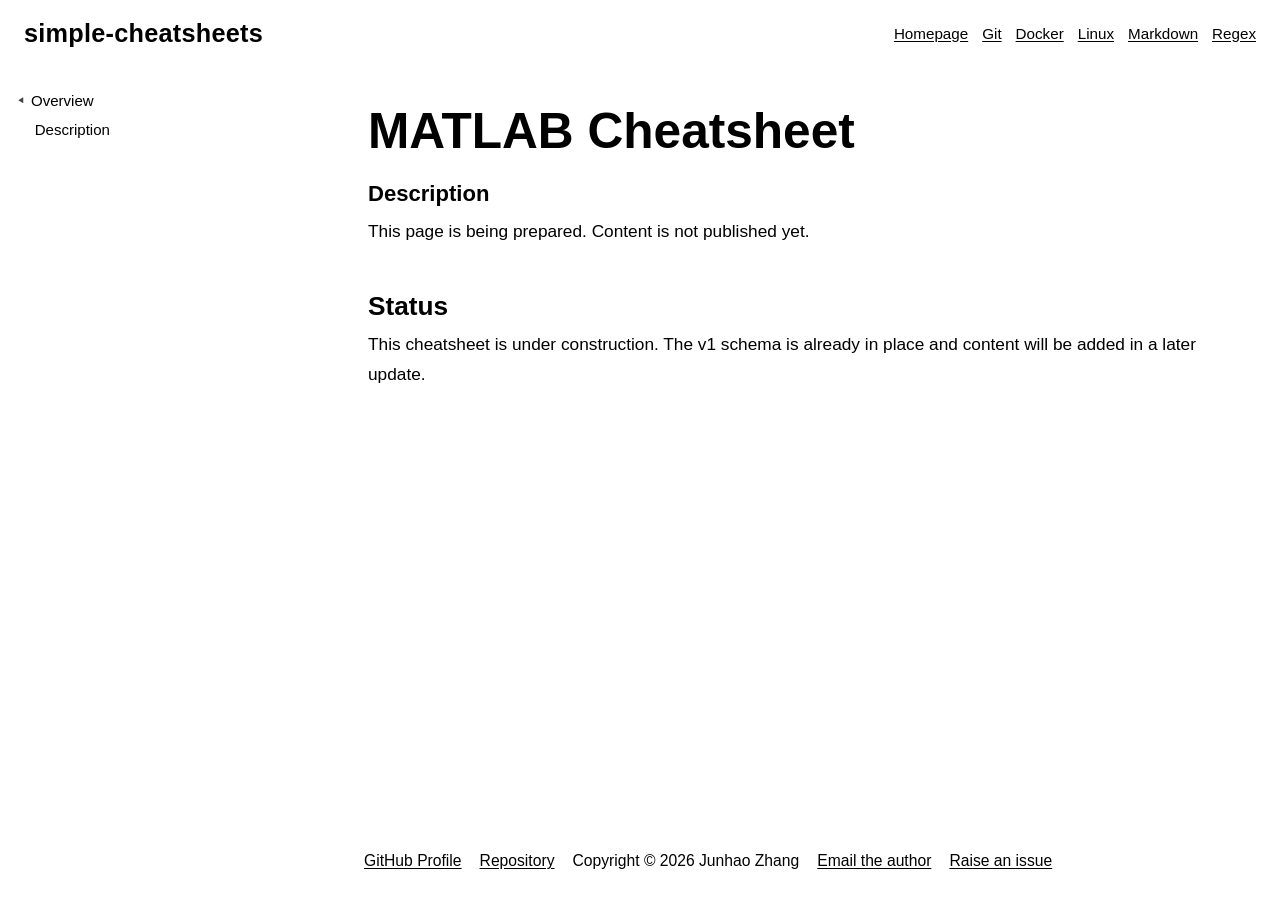
<file: matlab/index.html>
<!-- AUTO-GENERATED FROM templates/module-entry.html; DO NOT EDIT MANUALLY -->
<!DOCTYPE html>
<html lang="zh-CN">
<head>
  <meta charset="UTF-8">
  <meta name="viewport" content="width=device-width, initial-scale=1.0">
  <title>MATLAB Cheatsheet - Simple Cheatsheets</title>
  <link rel="icon" type="image/svg+xml" href="../favicon.svg">
  <link rel="stylesheet" href="../styles.css?v=20260421e">
</head>
<body class="cheatsheet-page" data-root="../" data-module="matlab" data-page-src="../data/pages/matlab/index.js?v=20260421e">
  <script src="../scripts/cheatsheet-shell.js?v=20260421e"></script>
  <script src="../scripts/modules.js?v=20260421e"></script>
  <script src="../scripts/runtime-validation.js?v=20260421e"></script>
  <script src="../scripts/release-info.js?v=20260421e"></script>
  <script src="../data/common.js?v=20260421e"></script>
  <script src="../data/pages/matlab/index.js?v=20260421e" onerror="window.CHEATSHEET_PAGE_LOAD_ERROR='failed to load ../data/pages/matlab/index.js?v=20260421e';window.CHEATSHEET=window.CHEATSHEET||{};window.CHEATSHEET.pageLoadError=window.CHEATSHEET_PAGE_LOAD_ERROR"></script>
  <script src="../scripts/cheatsheet-renderers.js?v=20260421e"></script>
  <script src="../scripts/sidebar-shell.js?v=20260421e"></script>
  <script src="../scripts/template-page.js?v=20260421e"></script>
  <script src="../scripts/cheatsheet-renderer.js?v=20260421e"></script>
</body>
</html>
</file>
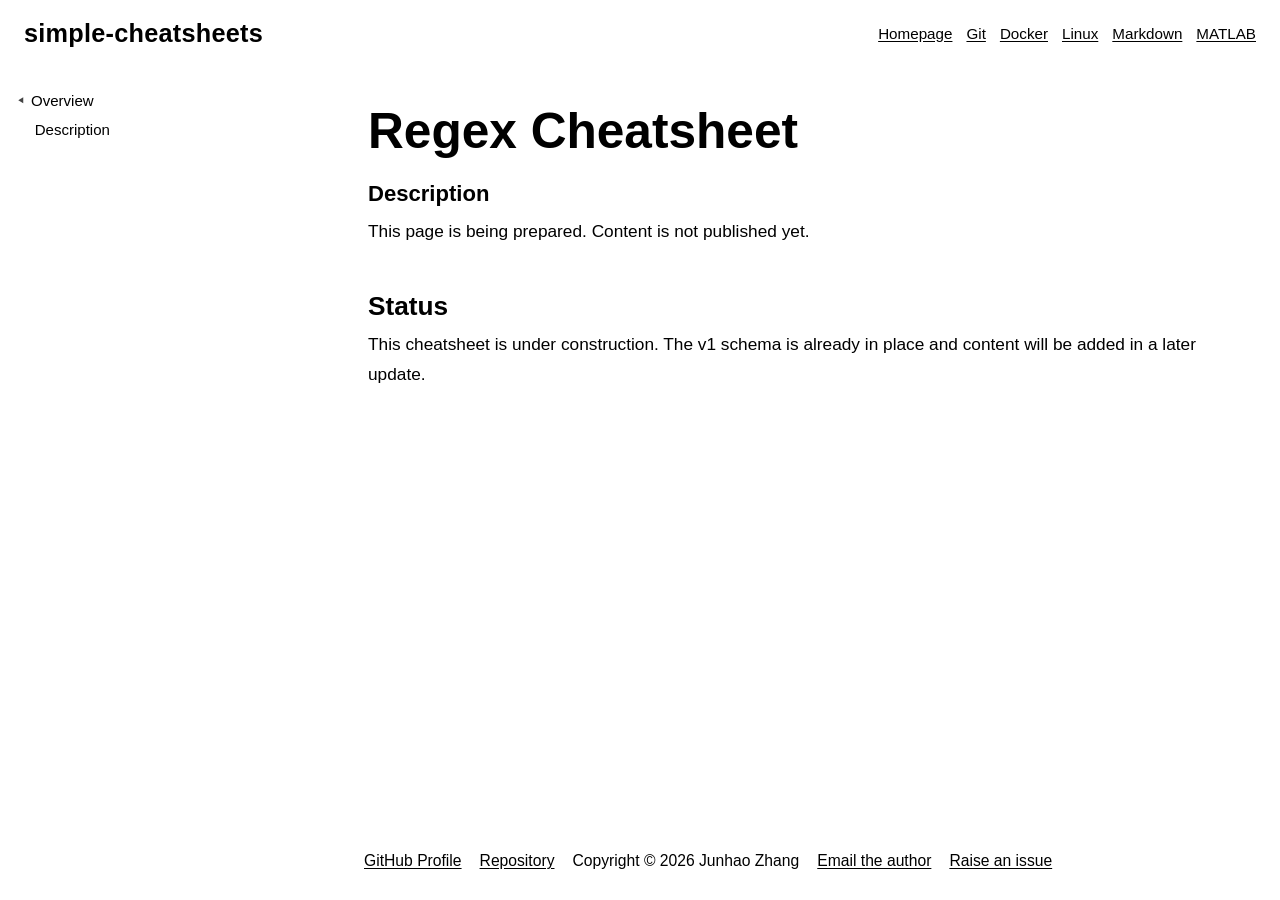
<file: regex/index.html>
<!-- AUTO-GENERATED FROM templates/module-entry.html; DO NOT EDIT MANUALLY -->
<!DOCTYPE html>
<html lang="zh-CN">
<head>
  <meta charset="UTF-8">
  <meta name="viewport" content="width=device-width, initial-scale=1.0">
  <title>Regex Cheatsheet - Simple Cheatsheets</title>
  <link rel="icon" type="image/svg+xml" href="../favicon.svg">
  <link rel="stylesheet" href="../styles.css?v=20260421e">
</head>
<body class="cheatsheet-page" data-root="../" data-module="regex" data-page-src="../data/pages/regex/index.js?v=20260421e">
  <script src="../scripts/cheatsheet-shell.js?v=20260421e"></script>
  <script src="../scripts/modules.js?v=20260421e"></script>
  <script src="../scripts/runtime-validation.js?v=20260421e"></script>
  <script src="../scripts/release-info.js?v=20260421e"></script>
  <script src="../data/common.js?v=20260421e"></script>
  <script src="../data/pages/regex/index.js?v=20260421e" onerror="window.CHEATSHEET_PAGE_LOAD_ERROR='failed to load ../data/pages/regex/index.js?v=20260421e';window.CHEATSHEET=window.CHEATSHEET||{};window.CHEATSHEET.pageLoadError=window.CHEATSHEET_PAGE_LOAD_ERROR"></script>
  <script src="../scripts/cheatsheet-renderers.js?v=20260421e"></script>
  <script src="../scripts/sidebar-shell.js?v=20260421e"></script>
  <script src="../scripts/template-page.js?v=20260421e"></script>
  <script src="../scripts/cheatsheet-renderer.js?v=20260421e"></script>
</body>
</html>
</file>
<file: styles.css>
@import url("./styles/shared/tokens.css");
@import url("./styles/shared/reset.css");
@import url("./styles/shared/typography.css");
@import url("./styles/shared/layout.css");
@import url("./styles/shared/components.css");
</file>
